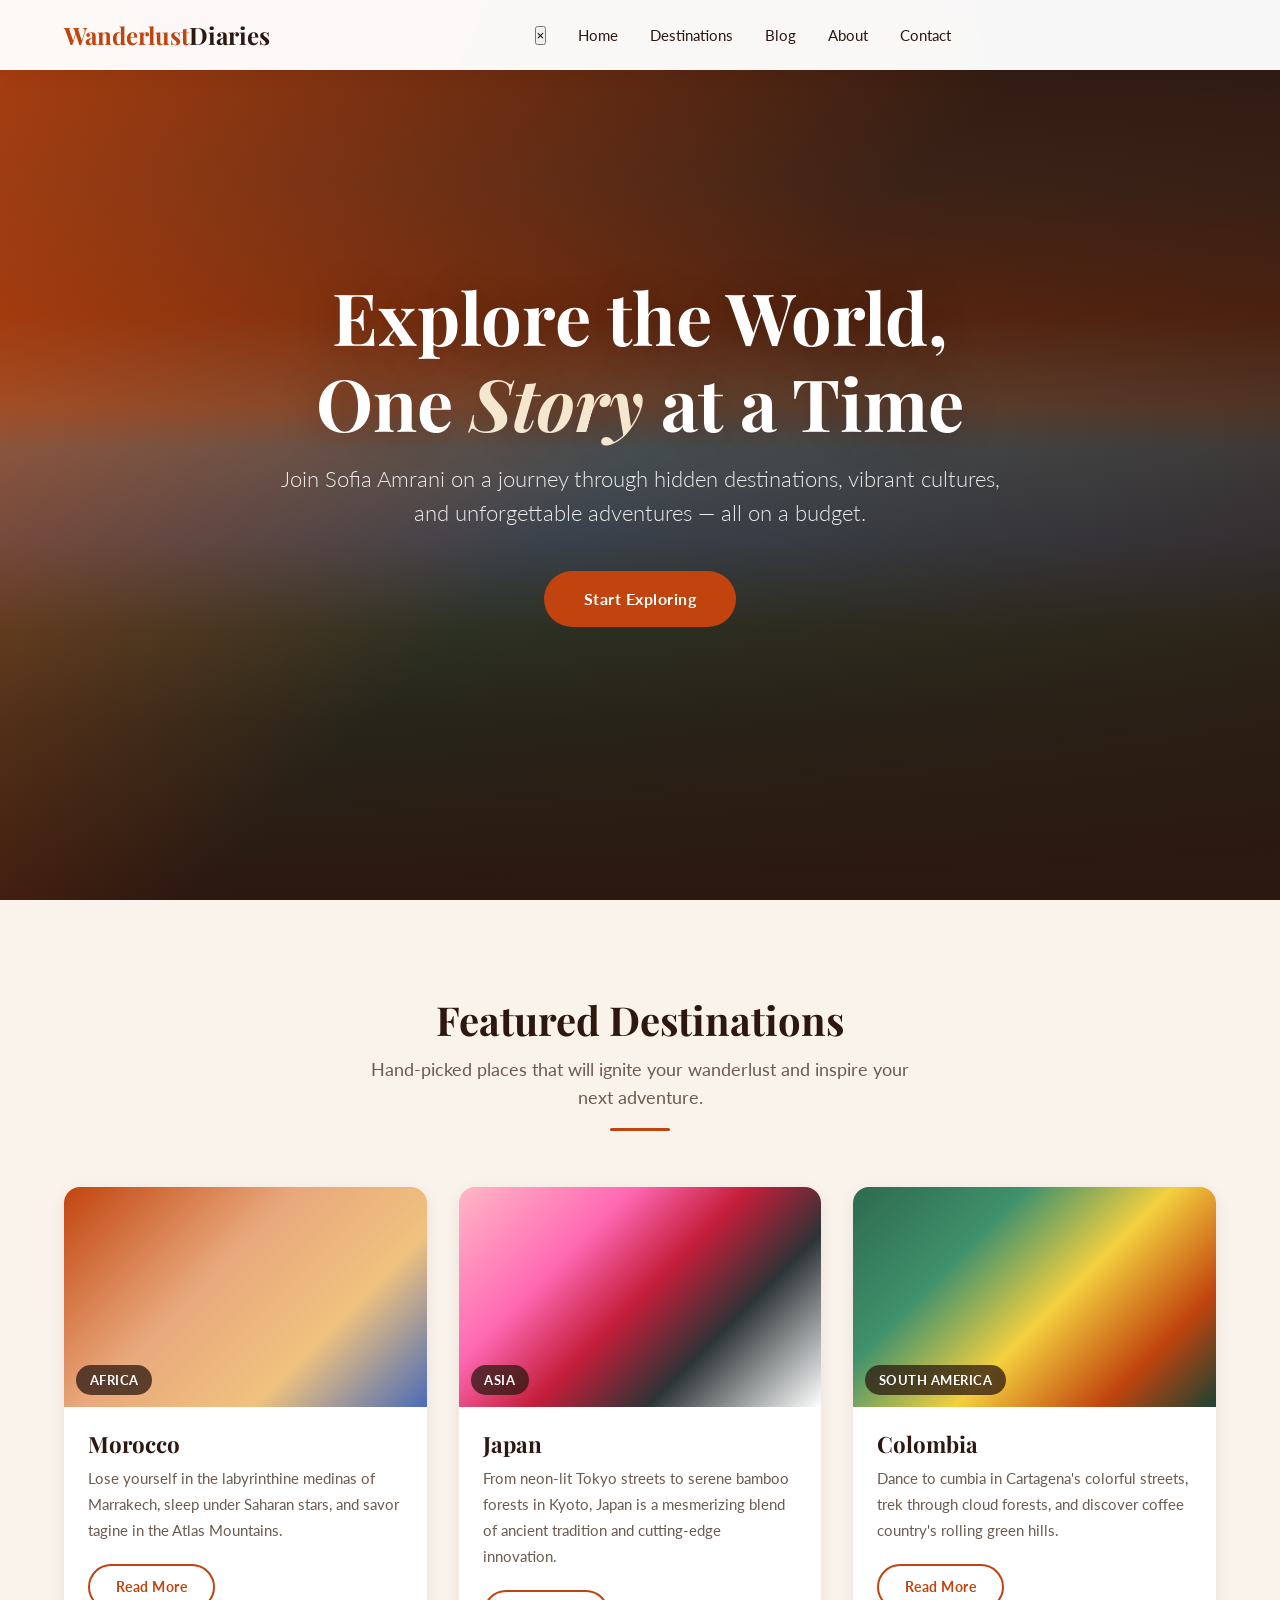
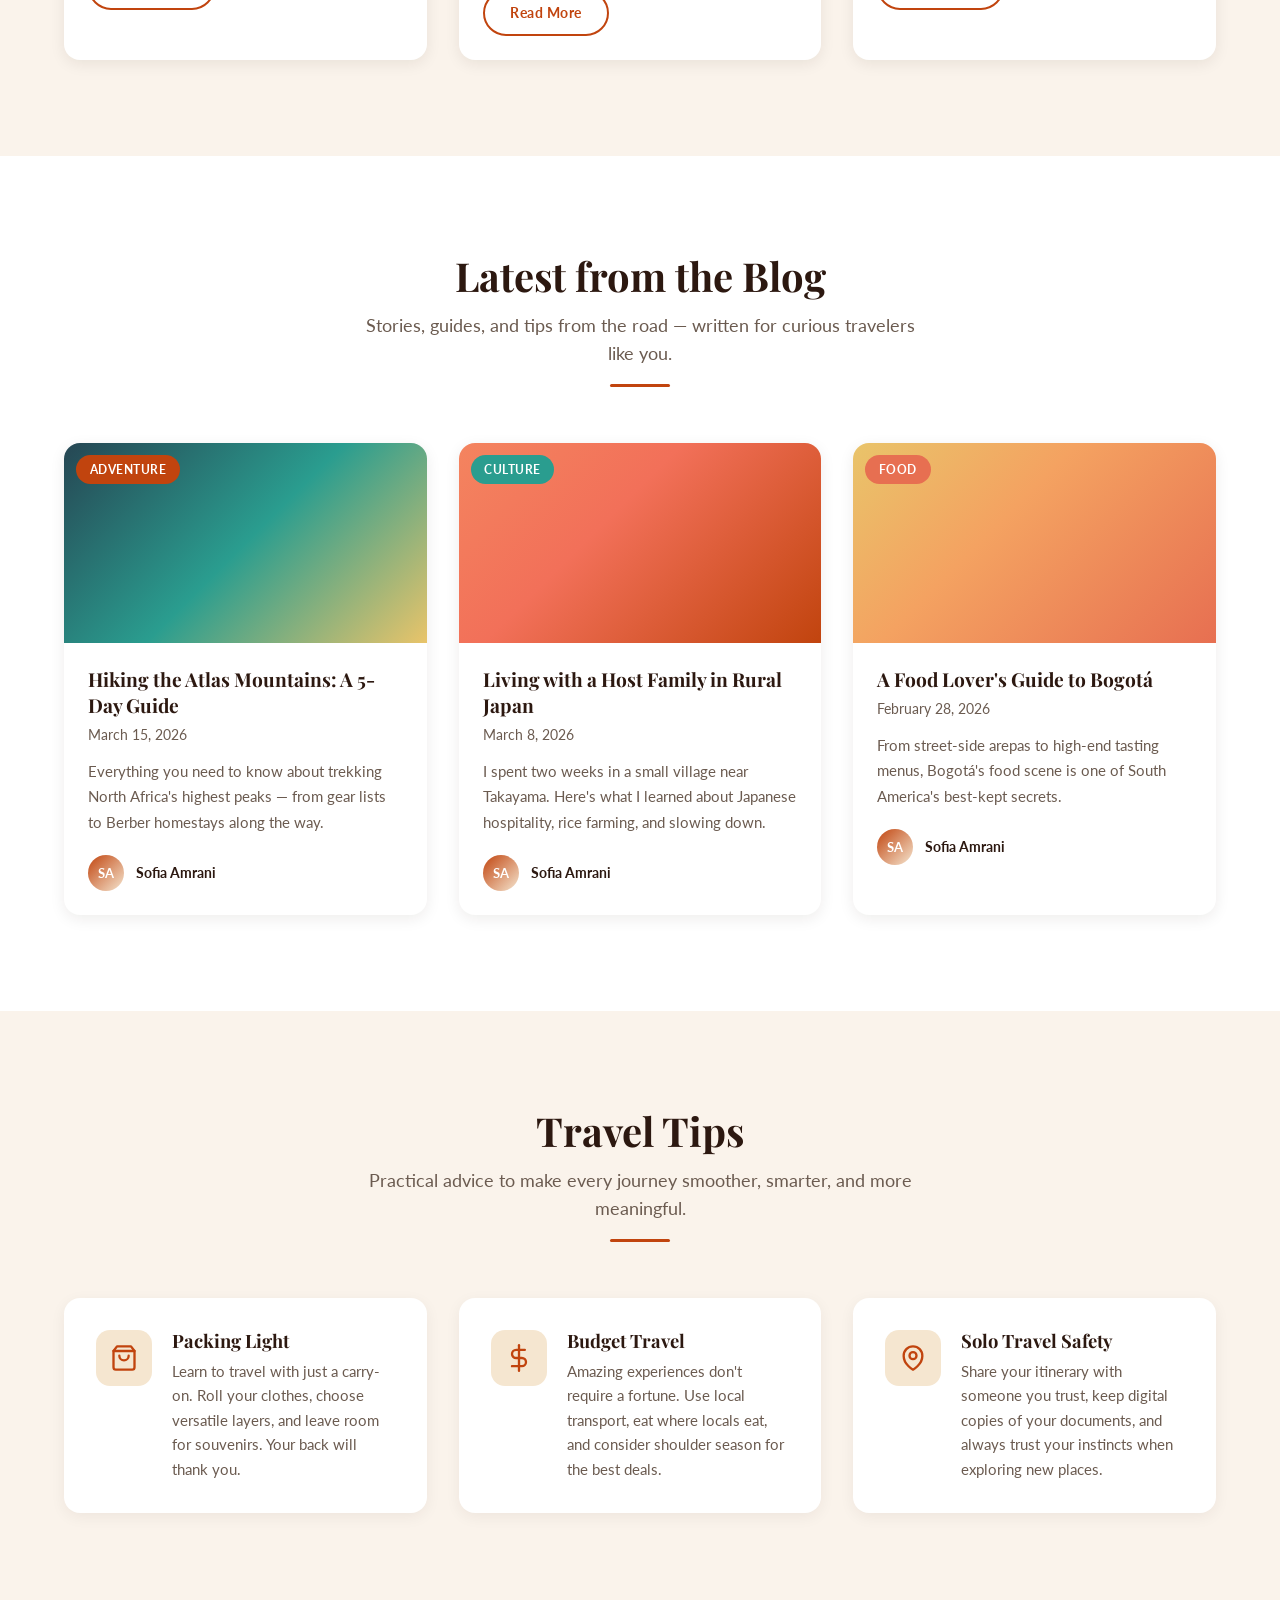
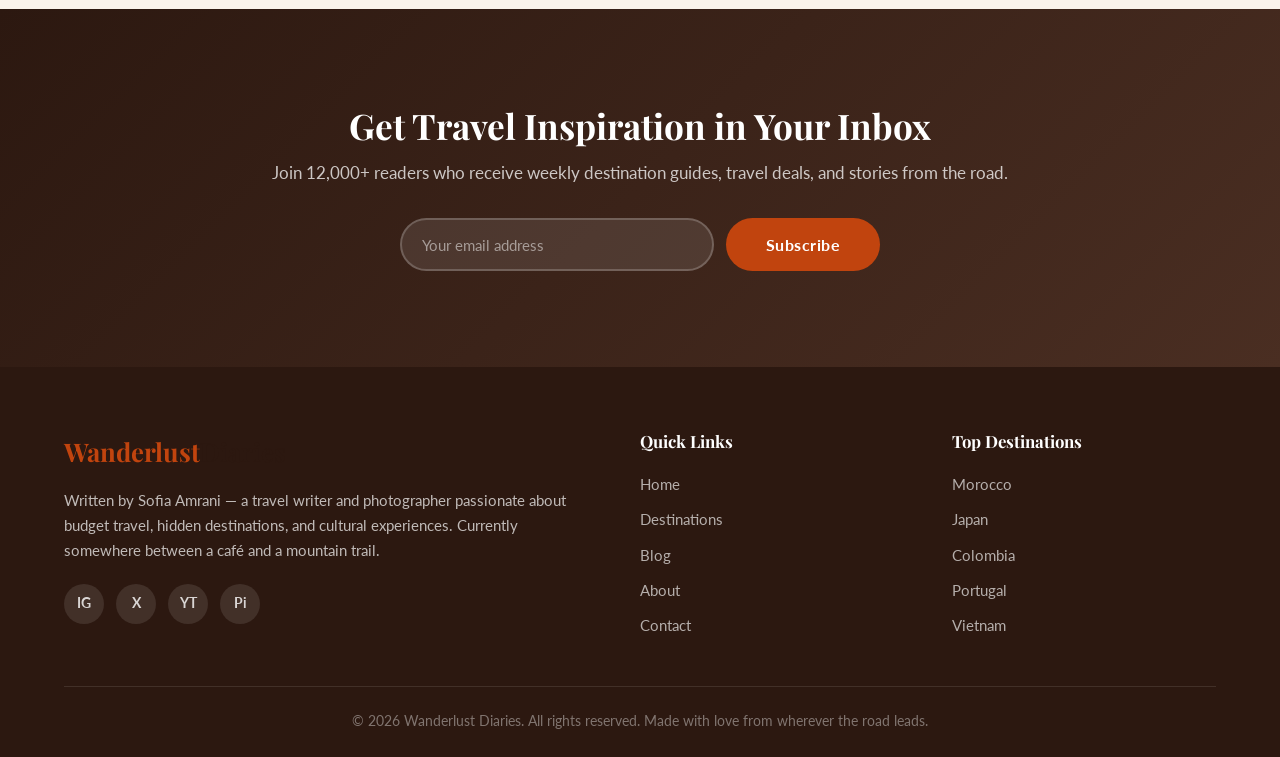
<file: index.html>
<!DOCTYPE html>
<html lang="en">
<head>
  <meta charset="UTF-8">
  <meta name="viewport" content="width=device-width, initial-scale=1.0">
  <title>Wanderlust Diaries — Explore the world, one story at a time</title>
  <link rel="preconnect" href="https://fonts.googleapis.com">
  <link rel="preconnect" href="https://fonts.gstatic.com" crossorigin>
  <link href="https://fonts.googleapis.com/css2?family=Lato:wght@300;400;700&family=Playfair+Display:ital,wght@0,400;0,700;1,400&display=swap" rel="stylesheet">
  <style>
    /* ===== Reset & Base ===== */
    *, *::before, *::after { box-sizing: border-box; margin: 0; padding: 0; }

    :root {
      --terracotta: #C1440E;
      --terracotta-dark: #a33a0b;
      --sand: #F5E6D0;
      --sand-light: #faf3eb;
      --dark-brown: #2C1810;
      --white: #ffffff;
      --text-muted: #6b5b50;
    }

    html { scroll-behavior: smooth; }

    body {
      font-family: 'Lato', sans-serif;
      color: var(--dark-brown);
      line-height: 1.6;
      background: var(--white);
    }

    h1, h2, h3, h4 { font-family: 'Playfair Display', serif; font-weight: 700; line-height: 1.2; }

    a { text-decoration: none; color: inherit; }
    img { max-width: 100%; display: block; }
    ul { list-style: none; }

    .container { width: 90%; max-width: 1200px; margin: 0 auto; }

    /* Fade-in animation */
    .fade-in {
      opacity: 0;
      transform: translateY(30px);
      transition: opacity 0.7s ease, transform 0.7s ease;
    }
    .fade-in.visible {
      opacity: 1;
      transform: translateY(0);
    }

    /* ===== Navigation ===== */
    .navbar {
      position: fixed;
      top: 0;
      left: 0;
      right: 0;
      z-index: 1000;
      background: rgba(255, 255, 255, 0.97);
      backdrop-filter: blur(10px);
      box-shadow: 0 2px 20px rgba(44, 24, 16, 0.08);
      transition: background 0.3s;
    }

    .navbar .container {
      display: flex;
      justify-content: space-between;
      align-items: center;
      padding: 1rem 0;
    }

    .nav-logo {
      font-family: 'Playfair Display', serif;
      font-size: 1.5rem;
      font-weight: 700;
      color: var(--terracotta);
    }

    .nav-logo span { color: var(--dark-brown); }

    .nav-links {
      display: flex;
      gap: 2rem;
      align-items: center;
    }

    .nav-links a {
      font-size: 0.95rem;
      font-weight: 400;
      color: var(--dark-brown);
      position: relative;
      transition: color 0.3s;
    }

    .nav-links a::after {
      content: '';
      position: absolute;
      bottom: -4px;
      left: 0;
      width: 0;
      height: 2px;
      background: var(--terracotta);
      transition: width 0.3s;
    }

    .nav-links a:hover { color: var(--terracotta); }
    .nav-links a:hover::after { width: 100%; }

    .nav-toggle {
      display: none;
      flex-direction: column;
      gap: 5px;
      cursor: pointer;
      background: none;
      border: none;
      padding: 4px;
    }

    .nav-toggle span {
      display: block;
      width: 26px;
      height: 2px;
      background: var(--dark-brown);
      transition: transform 0.3s, opacity 0.3s;
    }

    /* ===== Hero ===== */
    .hero {
      position: relative;
      min-height: 100vh;
      display: flex;
      align-items: center;
      justify-content: center;
      text-align: center;
      color: var(--white);
      overflow: hidden;
    }

    .hero-bg {
      position: absolute;
      inset: 0;
      background:
        linear-gradient(135deg, rgba(193, 68, 14, 0.85) 0%, rgba(44, 24, 16, 0.7) 50%, rgba(44, 24, 16, 0.9) 100%),
        linear-gradient(to bottom,
          #2C1810 0%,
          #5a3a28 20%,
          #c1440e 35%,
          #e8a87c 45%,
          #87CEEB 50%,
          #5ba3d9 60%,
          #2d6a4f 70%,
          #1b4332 80%,
          #2C1810 100%
        );
      background-size: cover;
    }

    .hero-content {
      position: relative;
      z-index: 1;
      max-width: 800px;
      padding: 0 1.5rem;
    }

    .hero-content h1 {
      font-size: clamp(2.5rem, 6vw, 4.5rem);
      margin-bottom: 1rem;
      text-shadow: 0 2px 40px rgba(0,0,0,0.3);
    }

    .hero-content h1 em {
      font-style: italic;
      color: var(--sand);
    }

    .hero-content p {
      font-size: clamp(1.1rem, 2.5vw, 1.35rem);
      margin-bottom: 2.5rem;
      opacity: 0.9;
      font-weight: 300;
    }

    .btn {
      display: inline-block;
      padding: 0.95rem 2.5rem;
      border-radius: 50px;
      font-family: 'Lato', sans-serif;
      font-size: 1rem;
      font-weight: 700;
      letter-spacing: 0.5px;
      cursor: pointer;
      transition: transform 0.3s, box-shadow 0.3s, background 0.3s;
      border: none;
    }

    .btn-primary {
      background: var(--terracotta);
      color: var(--white);
    }

    .btn-primary:hover {
      background: var(--terracotta-dark);
      transform: translateY(-2px);
      box-shadow: 0 8px 25px rgba(193, 68, 14, 0.4);
    }

    .btn-outline {
      background: transparent;
      color: var(--terracotta);
      border: 2px solid var(--terracotta);
    }

    .btn-outline:hover {
      background: var(--terracotta);
      color: var(--white);
      transform: translateY(-2px);
      box-shadow: 0 8px 25px rgba(193, 68, 14, 0.3);
    }

    /* ===== Section common ===== */
    .section { padding: 6rem 0; }

    .section-header {
      text-align: center;
      margin-bottom: 3.5rem;
    }

    .section-header h2 {
      font-size: clamp(1.8rem, 4vw, 2.5rem);
      margin-bottom: 0.75rem;
      color: var(--dark-brown);
    }

    .section-header p {
      color: var(--text-muted);
      font-size: 1.1rem;
      max-width: 550px;
      margin: 0 auto;
    }

    .accent-line {
      width: 60px;
      height: 3px;
      background: var(--terracotta);
      margin: 1rem auto 0;
      border-radius: 2px;
    }

    /* ===== Featured Destinations ===== */
    .destinations { background: var(--sand-light); }

    .dest-grid {
      display: grid;
      grid-template-columns: repeat(auto-fit, minmax(300px, 1fr));
      gap: 2rem;
    }

    .dest-card {
      background: var(--white);
      border-radius: 16px;
      overflow: hidden;
      box-shadow: 0 4px 15px rgba(44, 24, 16, 0.08);
      transition: transform 0.35s ease, box-shadow 0.35s ease;
    }

    .dest-card:hover {
      transform: translateY(-8px);
      box-shadow: 0 16px 40px rgba(44, 24, 16, 0.15);
    }

    .dest-img {
      height: 220px;
      position: relative;
      overflow: hidden;
    }

    .dest-img-morocco {
      background: linear-gradient(135deg, #C1440E 0%, #e8a87c 40%, #f0c27f 70%, #4b6cb7 100%);
    }

    .dest-img-japan {
      background: linear-gradient(135deg, #ffb7c5 0%, #ff69b4 30%, #c41e3a 50%, #2d3436 70%, #ffffff 100%);
    }

    .dest-img-colombia {
      background: linear-gradient(135deg, #2d6a4f 0%, #40916c 30%, #f4d03f 55%, #C1440E 80%, #1b4332 100%);
    }

    .dest-img-label {
      position: absolute;
      bottom: 12px;
      left: 12px;
      background: rgba(44, 24, 16, 0.75);
      color: var(--white);
      padding: 0.3rem 0.85rem;
      border-radius: 20px;
      font-size: 0.8rem;
      font-weight: 700;
      letter-spacing: 0.5px;
      text-transform: uppercase;
    }

    .dest-body {
      padding: 1.5rem;
    }

    .dest-body h3 {
      font-size: 1.4rem;
      margin-bottom: 0.5rem;
    }

    .dest-body p {
      color: var(--text-muted);
      font-size: 0.95rem;
      margin-bottom: 1.25rem;
      line-height: 1.7;
    }

    .dest-body .btn-outline {
      font-size: 0.9rem;
      padding: 0.6rem 1.6rem;
    }

    /* ===== Blog Posts ===== */
    .blog-grid {
      display: grid;
      grid-template-columns: repeat(auto-fit, minmax(300px, 1fr));
      gap: 2rem;
    }

    .blog-card {
      background: var(--white);
      border-radius: 16px;
      overflow: hidden;
      box-shadow: 0 4px 15px rgba(44, 24, 16, 0.08);
      transition: transform 0.35s ease, box-shadow 0.35s ease;
    }

    .blog-card:hover {
      transform: translateY(-8px);
      box-shadow: 0 16px 40px rgba(44, 24, 16, 0.15);
    }

    .blog-img {
      height: 200px;
      position: relative;
    }

    .blog-img-1 {
      background: linear-gradient(135deg, #264653 0%, #2a9d8f 50%, #e9c46a 100%);
    }

    .blog-img-2 {
      background: linear-gradient(135deg, #f4845f 0%, #f27059 40%, #c1440e 100%);
    }

    .blog-img-3 {
      background: linear-gradient(135deg, #e9c46a 0%, #f4a261 40%, #e76f51 100%);
    }

    .blog-tag {
      position: absolute;
      top: 12px;
      left: 12px;
      padding: 0.3rem 0.85rem;
      border-radius: 20px;
      font-size: 0.75rem;
      font-weight: 700;
      text-transform: uppercase;
      letter-spacing: 0.5px;
    }

    .tag-adventure { background: var(--terracotta); color: var(--white); }
    .tag-culture { background: #2a9d8f; color: var(--white); }
    .tag-food { background: #e76f51; color: var(--white); }

    .blog-body { padding: 1.5rem; }

    .blog-body h3 {
      font-size: 1.2rem;
      margin-bottom: 0.4rem;
      line-height: 1.35;
    }

    .blog-date {
      color: var(--text-muted);
      font-size: 0.85rem;
      margin-bottom: 0.75rem;
    }

    .blog-excerpt {
      color: var(--text-muted);
      font-size: 0.93rem;
      line-height: 1.7;
      margin-bottom: 1.25rem;
    }

    .blog-author {
      display: flex;
      align-items: center;
      gap: 0.75rem;
    }

    .author-avatar {
      width: 36px;
      height: 36px;
      border-radius: 50%;
      background: linear-gradient(135deg, var(--terracotta), var(--sand));
      display: flex;
      align-items: center;
      justify-content: center;
      font-weight: 700;
      color: var(--white);
      font-size: 0.8rem;
    }

    .author-name {
      font-weight: 700;
      font-size: 0.9rem;
    }

    /* ===== Travel Tips ===== */
    .tips { background: var(--sand-light); }

    .tips-grid {
      display: grid;
      grid-template-columns: repeat(auto-fit, minmax(300px, 1fr));
      gap: 2rem;
    }

    .tip-card {
      display: flex;
      align-items: flex-start;
      gap: 1.25rem;
      background: var(--white);
      padding: 2rem;
      border-radius: 16px;
      box-shadow: 0 4px 15px rgba(44, 24, 16, 0.06);
      transition: transform 0.35s ease, box-shadow 0.35s ease;
    }

    .tip-card:hover {
      transform: translateY(-4px);
      box-shadow: 0 12px 30px rgba(44, 24, 16, 0.12);
    }

    .tip-icon {
      flex-shrink: 0;
      width: 56px;
      height: 56px;
      border-radius: 14px;
      background: var(--sand);
      display: flex;
      align-items: center;
      justify-content: center;
      font-size: 1.5rem;
    }

    .tip-content h3 {
      font-size: 1.15rem;
      margin-bottom: 0.4rem;
    }

    .tip-content p {
      color: var(--text-muted);
      font-size: 0.93rem;
      line-height: 1.65;
    }

    /* ===== Newsletter ===== */
    .newsletter {
      background: linear-gradient(135deg, var(--dark-brown) 0%, #4a2e22 100%);
      color: var(--white);
      text-align: center;
    }

    .newsletter h2 {
      font-size: clamp(1.6rem, 3.5vw, 2.2rem);
      margin-bottom: 0.75rem;
      color: var(--white);
    }

    .newsletter p {
      color: rgba(255,255,255,0.75);
      margin-bottom: 2rem;
      font-size: 1.05rem;
    }

    .newsletter-form {
      display: flex;
      gap: 0.75rem;
      max-width: 480px;
      margin: 0 auto;
    }

    .newsletter-form input {
      flex: 1;
      padding: 0.95rem 1.25rem;
      border: 2px solid rgba(255,255,255,0.2);
      border-radius: 50px;
      background: rgba(255,255,255,0.1);
      color: var(--white);
      font-family: 'Lato', sans-serif;
      font-size: 0.95rem;
      outline: none;
      transition: border-color 0.3s;
    }

    .newsletter-form input::placeholder { color: rgba(255,255,255,0.5); }
    .newsletter-form input:focus { border-color: var(--terracotta); }

    .newsletter-form .btn-primary {
      flex-shrink: 0;
    }

    /* ===== Footer ===== */
    .footer {
      background: var(--dark-brown);
      color: rgba(255,255,255,0.7);
      padding: 4rem 0 0;
    }

    .footer-grid {
      display: grid;
      grid-template-columns: 2fr 1fr 1fr;
      gap: 3rem;
      padding-bottom: 3rem;
      border-bottom: 1px solid rgba(255,255,255,0.1);
    }

    .footer-brand .nav-logo {
      font-size: 1.6rem;
      margin-bottom: 1rem;
      display: inline-block;
    }

    .footer-brand p {
      font-size: 0.93rem;
      line-height: 1.7;
      margin-bottom: 1.25rem;
    }

    .social-links {
      display: flex;
      gap: 0.75rem;
    }

    .social-link {
      width: 40px;
      height: 40px;
      border-radius: 50%;
      background: rgba(255,255,255,0.1);
      display: flex;
      align-items: center;
      justify-content: center;
      transition: background 0.3s, transform 0.3s;
      font-size: 0.85rem;
      font-weight: 700;
      color: rgba(255,255,255,0.8);
    }

    .social-link:hover {
      background: var(--terracotta);
      transform: translateY(-2px);
      color: var(--white);
    }

    .footer-col h4 {
      color: var(--white);
      font-size: 1.05rem;
      margin-bottom: 1.25rem;
    }

    .footer-col ul { display: flex; flex-direction: column; gap: 0.6rem; }

    .footer-col a {
      color: rgba(255,255,255,0.65);
      font-size: 0.93rem;
      transition: color 0.3s;
    }

    .footer-col a:hover { color: var(--terracotta); }

    .footer-bottom {
      text-align: center;
      padding: 1.5rem 0;
      font-size: 0.85rem;
      color: rgba(255,255,255,0.4);
    }

    /* ===== Responsive ===== */
    @media (max-width: 768px) {
      .nav-toggle { display: flex; }

      .nav-links {
        position: fixed;
        top: 0;
        right: -100%;
        width: 280px;
        height: 100vh;
        background: var(--white);
        flex-direction: column;
        padding: 5rem 2rem 2rem;
        gap: 1.5rem;
        box-shadow: -4px 0 20px rgba(0,0,0,0.15);
        transition: right 0.35s ease;
        z-index: 1001;
      }

      .nav-links.active { right: 0; }

      .nav-close {
        position: absolute;
        top: 1.2rem;
        right: 1.2rem;
        background: none;
        border: none;
        font-size: 1.5rem;
        cursor: pointer;
        color: var(--dark-brown);
      }

      .nav-overlay {
        display: none;
        position: fixed;
        inset: 0;
        background: rgba(0,0,0,0.4);
        z-index: 1000;
      }

      .nav-overlay.active { display: block; }

      .section { padding: 4rem 0; }

      .newsletter-form {
        flex-direction: column;
      }

      .footer-grid {
        grid-template-columns: 1fr;
        gap: 2rem;
      }
    }

    @media (max-width: 380px) {
      .dest-grid, .blog-grid, .tips-grid {
        grid-template-columns: 1fr;
      }
    }
  </style>
</head>
<body>

  <!-- Navigation -->
  <nav class="navbar">
    <div class="container">
      <a href="#home" class="nav-logo">Wanderlust<span>Diaries</span></a>
      <div class="nav-links" id="navLinks">
        <button class="nav-close" id="navClose" aria-label="Close menu">&times;</button>
        <a href="#home">Home</a>
        <a href="#destinations">Destinations</a>
        <a href="#blog">Blog</a>
        <a href="#about">About</a>
        <a href="#contact">Contact</a>
      </div>
      <button class="nav-toggle" id="navToggle" aria-label="Open menu">
        <span></span><span></span><span></span>
      </button>
      <div class="nav-overlay" id="navOverlay"></div>
    </div>
  </nav>

  <!-- Hero -->
  <section class="hero" id="home">
    <div class="hero-bg"></div>
    <div class="hero-content">
      <h1>Explore the World, One <em>Story</em> at a Time</h1>
      <p>Join Sofia Amrani on a journey through hidden destinations, vibrant cultures, and unforgettable adventures — all on a budget.</p>
      <a href="#destinations" class="btn btn-primary">Start Exploring</a>
    </div>
  </section>

  <!-- Featured Destinations -->
  <section class="section destinations" id="destinations">
    <div class="container">
      <div class="section-header fade-in">
        <h2>Featured Destinations</h2>
        <p>Hand-picked places that will ignite your wanderlust and inspire your next adventure.</p>
        <div class="accent-line"></div>
      </div>
      <div class="dest-grid">
        <div class="dest-card fade-in">
          <div class="dest-img dest-img-morocco">
            <span class="dest-img-label">Africa</span>
          </div>
          <div class="dest-body">
            <h3>Morocco</h3>
            <p>Lose yourself in the labyrinthine medinas of Marrakech, sleep under Saharan stars, and savor tagine in the Atlas Mountains.</p>
            <a href="#" class="btn btn-outline">Read More</a>
          </div>
        </div>
        <div class="dest-card fade-in">
          <div class="dest-img dest-img-japan">
            <span class="dest-img-label">Asia</span>
          </div>
          <div class="dest-body">
            <h3>Japan</h3>
            <p>From neon-lit Tokyo streets to serene bamboo forests in Kyoto, Japan is a mesmerizing blend of ancient tradition and cutting-edge innovation.</p>
            <a href="#" class="btn btn-outline">Read More</a>
          </div>
        </div>
        <div class="dest-card fade-in">
          <div class="dest-img dest-img-colombia">
            <span class="dest-img-label">South America</span>
          </div>
          <div class="dest-body">
            <h3>Colombia</h3>
            <p>Dance to cumbia in Cartagena's colorful streets, trek through cloud forests, and discover coffee country's rolling green hills.</p>
            <a href="#" class="btn btn-outline">Read More</a>
          </div>
        </div>
      </div>
    </div>
  </section>

  <!-- Latest Blog Posts -->
  <section class="section" id="blog">
    <div class="container">
      <div class="section-header fade-in">
        <h2>Latest from the Blog</h2>
        <p>Stories, guides, and tips from the road — written for curious travelers like you.</p>
        <div class="accent-line"></div>
      </div>
      <div class="blog-grid">
        <article class="blog-card fade-in">
          <div class="blog-img blog-img-1">
            <span class="blog-tag tag-adventure">Adventure</span>
          </div>
          <div class="blog-body">
            <h3>Hiking the Atlas Mountains: A 5-Day Guide</h3>
            <p class="blog-date">March 15, 2026</p>
            <p class="blog-excerpt">Everything you need to know about trekking North Africa's highest peaks — from gear lists to Berber homestays along the way.</p>
            <div class="blog-author">
              <div class="author-avatar">SA</div>
              <span class="author-name">Sofia Amrani</span>
            </div>
          </div>
        </article>
        <article class="blog-card fade-in">
          <div class="blog-img blog-img-2">
            <span class="blog-tag tag-culture">Culture</span>
          </div>
          <div class="blog-body">
            <h3>Living with a Host Family in Rural Japan</h3>
            <p class="blog-date">March 8, 2026</p>
            <p class="blog-excerpt">I spent two weeks in a small village near Takayama. Here's what I learned about Japanese hospitality, rice farming, and slowing down.</p>
            <div class="blog-author">
              <div class="author-avatar">SA</div>
              <span class="author-name">Sofia Amrani</span>
            </div>
          </div>
        </article>
        <article class="blog-card fade-in">
          <div class="blog-img blog-img-3">
            <span class="blog-tag tag-food">Food</span>
          </div>
          <div class="blog-body">
            <h3>A Food Lover's Guide to Bogot&aacute;</h3>
            <p class="blog-date">February 28, 2026</p>
            <p class="blog-excerpt">From street-side arepas to high-end tasting menus, Bogot&aacute;'s food scene is one of South America's best-kept secrets.</p>
            <div class="blog-author">
              <div class="author-avatar">SA</div>
              <span class="author-name">Sofia Amrani</span>
            </div>
          </div>
        </article>
      </div>
    </div>
  </section>

  <!-- Travel Tips -->
  <section class="section tips" id="about">
    <div class="container">
      <div class="section-header fade-in">
        <h2>Travel Tips</h2>
        <p>Practical advice to make every journey smoother, smarter, and more meaningful.</p>
        <div class="accent-line"></div>
      </div>
      <div class="tips-grid">
        <div class="tip-card fade-in">
          <div class="tip-icon">
            <svg width="28" height="28" viewBox="0 0 24 24" fill="none" stroke="#C1440E" stroke-width="2" stroke-linecap="round" stroke-linejoin="round"><path d="M6 2L3 6v14a2 2 0 002 2h14a2 2 0 002-2V6l-3-4z"/><line x1="3" y1="6" x2="21" y2="6"/><path d="M16 10a4 4 0 01-8 0"/></svg>
          </div>
          <div class="tip-content">
            <h3>Packing Light</h3>
            <p>Learn to travel with just a carry-on. Roll your clothes, choose versatile layers, and leave room for souvenirs. Your back will thank you.</p>
          </div>
        </div>
        <div class="tip-card fade-in">
          <div class="tip-icon">
            <svg width="28" height="28" viewBox="0 0 24 24" fill="none" stroke="#C1440E" stroke-width="2" stroke-linecap="round" stroke-linejoin="round"><line x1="12" y1="1" x2="12" y2="23"/><path d="M17 5H9.5a3.5 3.5 0 000 7h5a3.5 3.5 0 010 7H6"/></svg>
          </div>
          <div class="tip-content">
            <h3>Budget Travel</h3>
            <p>Amazing experiences don't require a fortune. Use local transport, eat where locals eat, and consider shoulder season for the best deals.</p>
          </div>
        </div>
        <div class="tip-card fade-in">
          <div class="tip-icon">
            <svg width="28" height="28" viewBox="0 0 24 24" fill="none" stroke="#C1440E" stroke-width="2" stroke-linecap="round" stroke-linejoin="round"><path d="M12 22s-8-4.5-8-11.8A8 8 0 0112 2a8 8 0 018 8.2c0 7.3-8 11.8-8 11.8z"/><circle cx="12" cy="10" r="3"/></svg>
          </div>
          <div class="tip-content">
            <h3>Solo Travel Safety</h3>
            <p>Share your itinerary with someone you trust, keep digital copies of your documents, and always trust your instincts when exploring new places.</p>
          </div>
        </div>
      </div>
    </div>
  </section>

  <!-- Newsletter -->
  <section class="section newsletter" id="contact">
    <div class="container">
      <div class="fade-in">
        <h2>Get Travel Inspiration in Your Inbox</h2>
        <p>Join 12,000+ readers who receive weekly destination guides, travel deals, and stories from the road.</p>
        <form class="newsletter-form" onsubmit="handleSubscribe(event)">
          <input type="email" placeholder="Your email address" required aria-label="Email address">
          <button type="submit" class="btn btn-primary">Subscribe</button>
        </form>
      </div>
    </div>
  </section>

  <!-- Footer -->
  <footer class="footer">
    <div class="container">
      <div class="footer-grid">
        <div class="footer-brand">
          <a href="#home" class="nav-logo">Wanderlust<span>Diaries</span></a>
          <p>Written by Sofia Amrani — a travel writer and photographer passionate about budget travel, hidden destinations, and cultural experiences. Currently somewhere between a caf&eacute; and a mountain trail.</p>
          <div class="social-links">
            <a href="#" class="social-link" aria-label="Instagram">IG</a>
            <a href="#" class="social-link" aria-label="Twitter">X</a>
            <a href="#" class="social-link" aria-label="YouTube">YT</a>
            <a href="#" class="social-link" aria-label="Pinterest">Pi</a>
          </div>
        </div>
        <div class="footer-col">
          <h4>Quick Links</h4>
          <ul>
            <li><a href="#home">Home</a></li>
            <li><a href="#destinations">Destinations</a></li>
            <li><a href="#blog">Blog</a></li>
            <li><a href="#about">About</a></li>
            <li><a href="#contact">Contact</a></li>
          </ul>
        </div>
        <div class="footer-col">
          <h4>Top Destinations</h4>
          <ul>
            <li><a href="#">Morocco</a></li>
            <li><a href="#">Japan</a></li>
            <li><a href="#">Colombia</a></li>
            <li><a href="#">Portugal</a></li>
            <li><a href="#">Vietnam</a></li>
          </ul>
        </div>
      </div>
      <div class="footer-bottom">
        &copy; 2026 Wanderlust Diaries. All rights reserved. Made with love from wherever the road leads.
      </div>
    </div>
  </footer>

  <script>
    // Mobile navigation
    const navToggle = document.getElementById('navToggle');
    const navLinks = document.getElementById('navLinks');
    const navClose = document.getElementById('navClose');
    const navOverlay = document.getElementById('navOverlay');

    function openNav() {
      navLinks.classList.add('active');
      navOverlay.classList.add('active');
    }

    function closeNav() {
      navLinks.classList.remove('active');
      navOverlay.classList.remove('active');
    }

    navToggle.addEventListener('click', openNav);
    navClose.addEventListener('click', closeNav);
    navOverlay.addEventListener('click', closeNav);

    // Close nav on link click (mobile)
    navLinks.querySelectorAll('a').forEach(link => {
      link.addEventListener('click', closeNav);
    });

    // Intersection Observer for fade-in animations
    const fadeEls = document.querySelectorAll('.fade-in');

    const observer = new IntersectionObserver((entries) => {
      entries.forEach(entry => {
        if (entry.isIntersecting) {
          entry.target.classList.add('visible');
          observer.unobserve(entry.target);
        }
      });
    }, {
      threshold: 0.15,
      rootMargin: '0px 0px -40px 0px'
    });

    fadeEls.forEach(el => observer.observe(el));

    // Newsletter subscribe
    function handleSubscribe(e) {
      e.preventDefault();
      const input = e.target.querySelector('input');
      const btn = e.target.querySelector('button');
      btn.textContent = 'Subscribed!';
      btn.style.background = '#2a9d8f';
      input.value = '';
      setTimeout(() => {
        btn.textContent = 'Subscribe';
        btn.style.background = '';
      }, 3000);
    }
  </script>
</body>
</html>
</file>
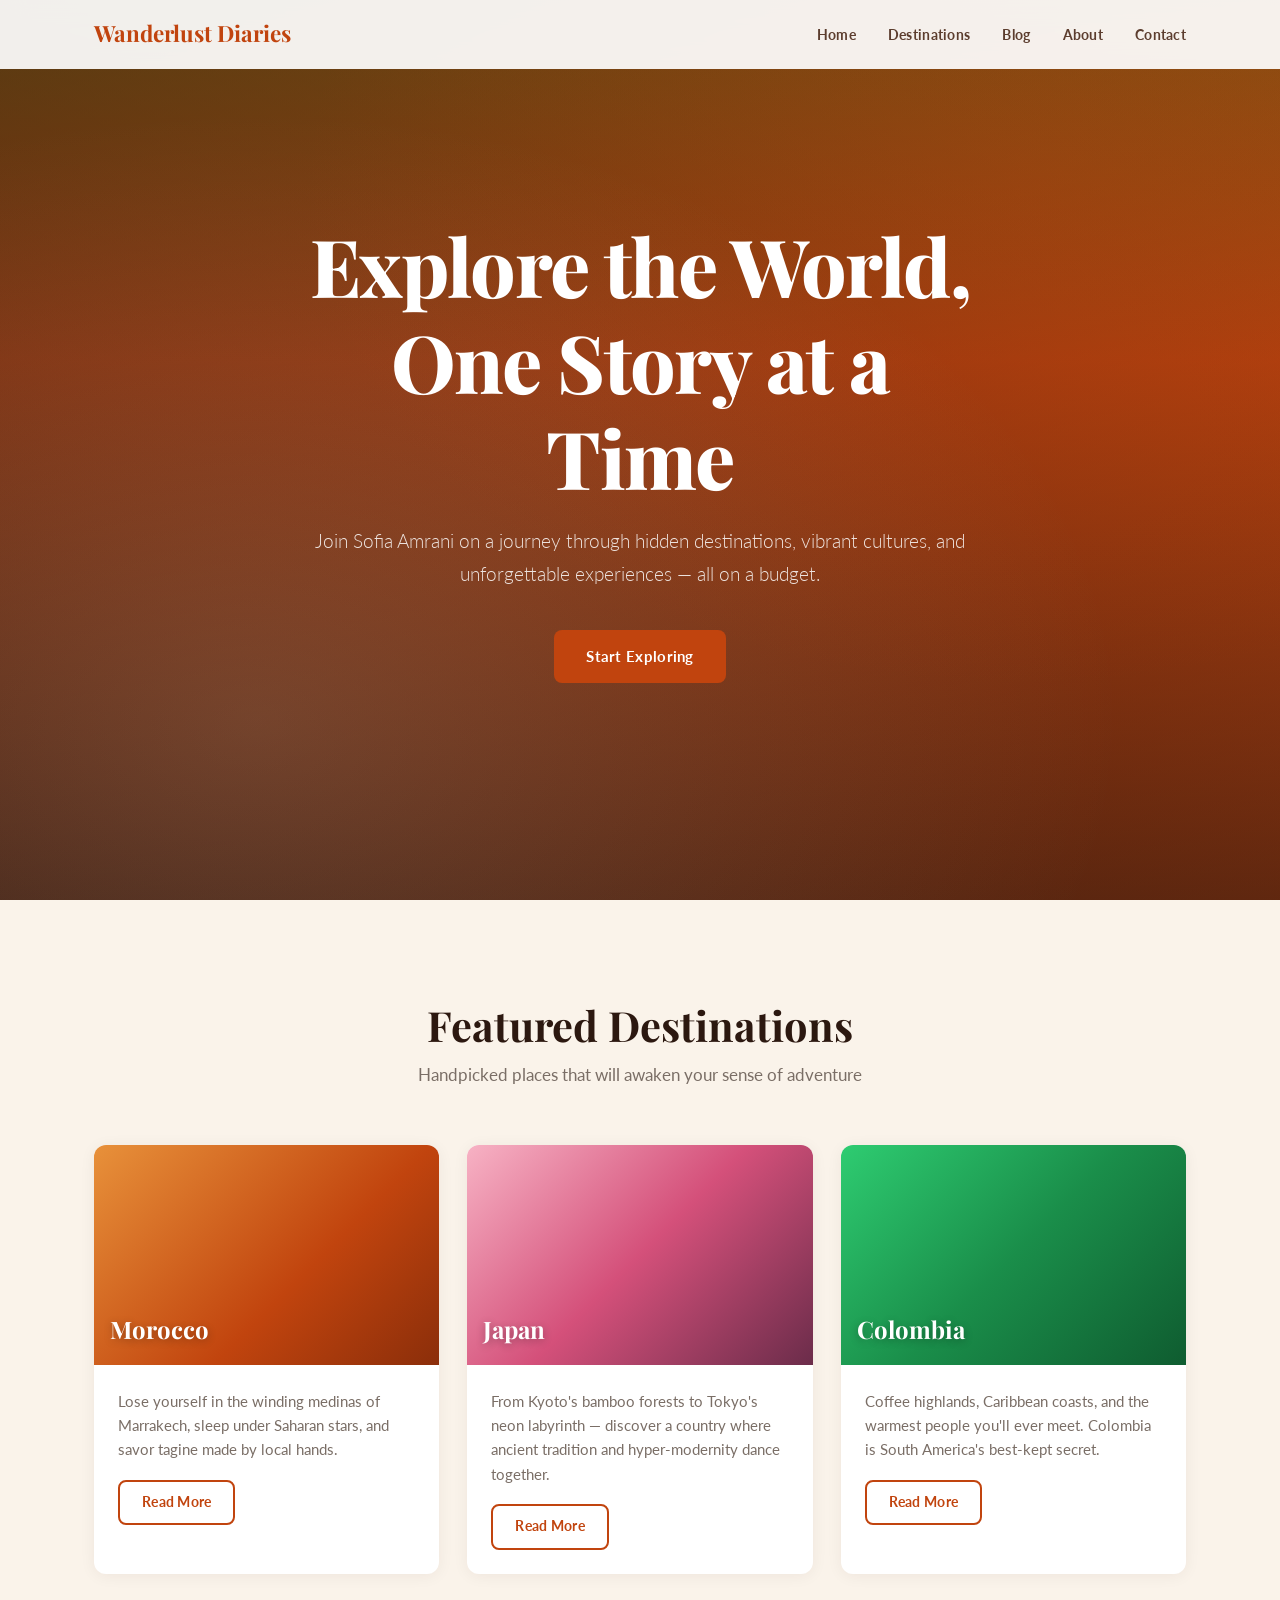
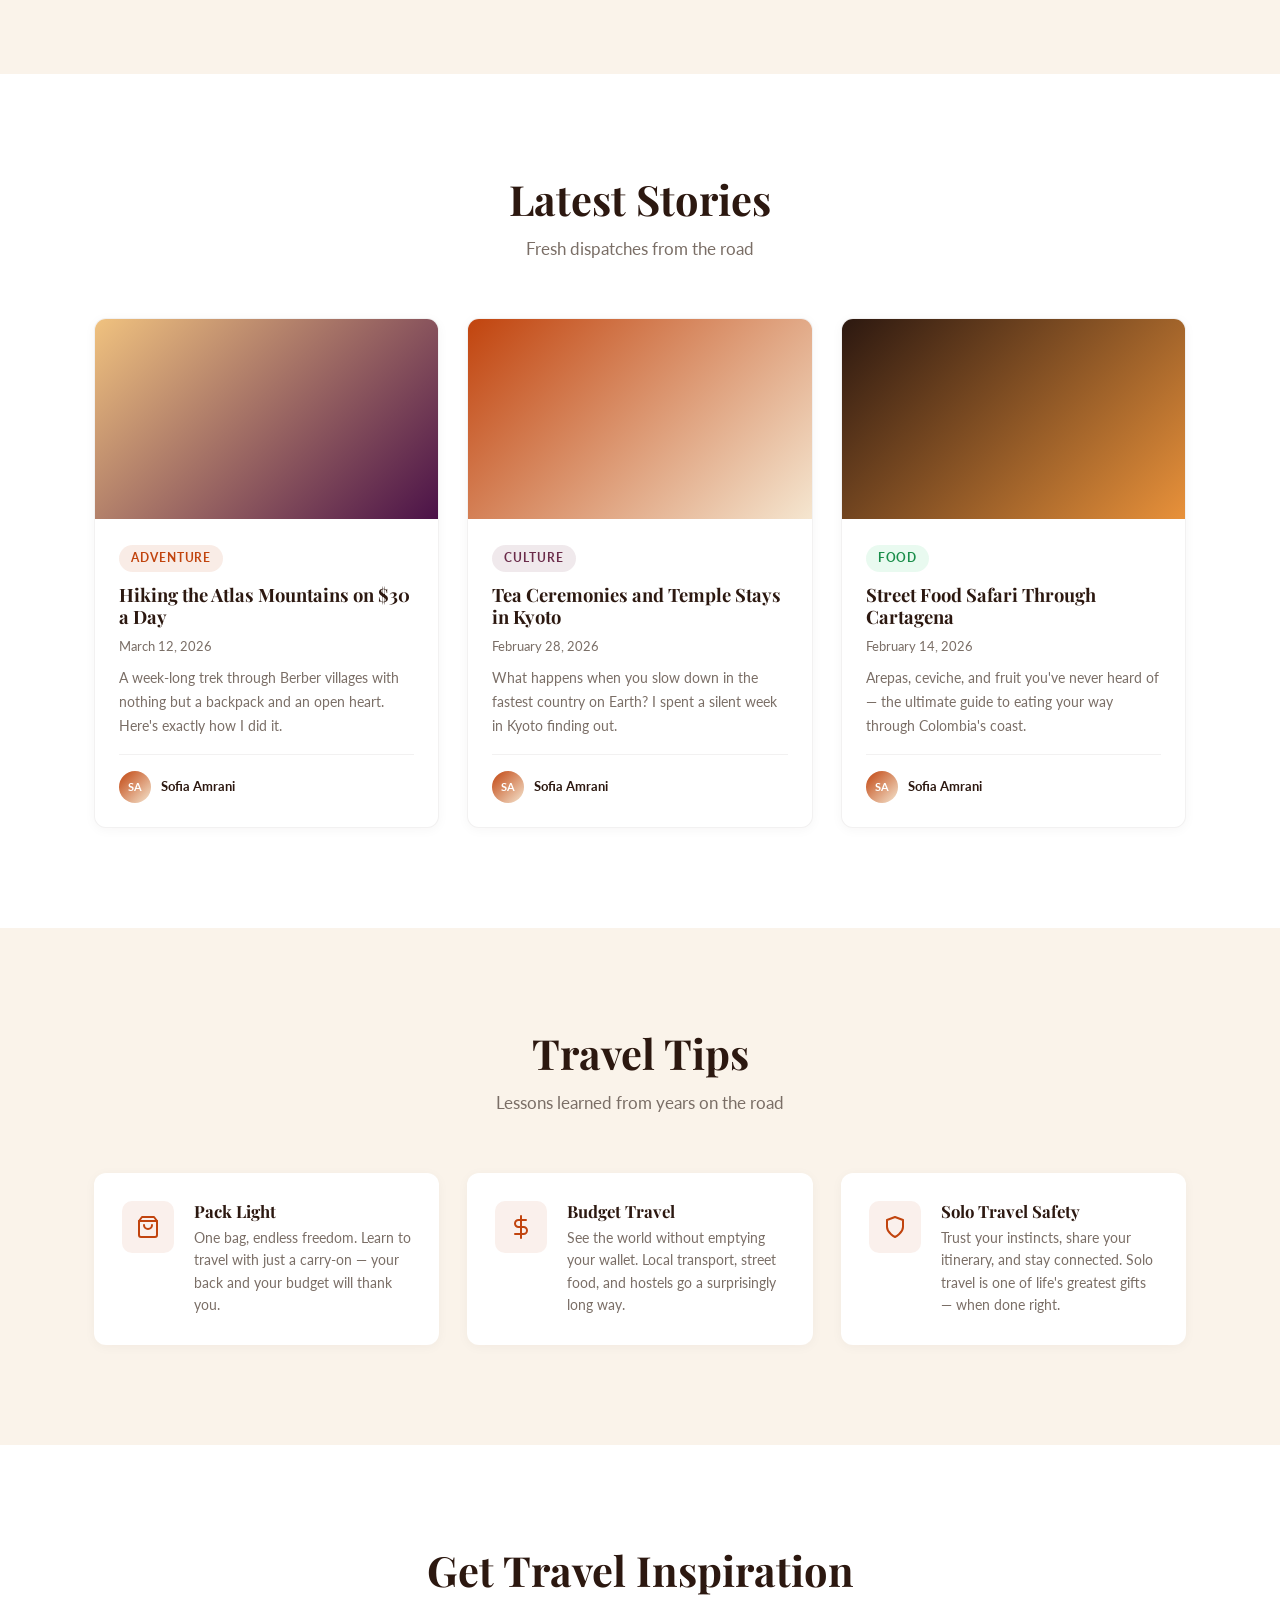
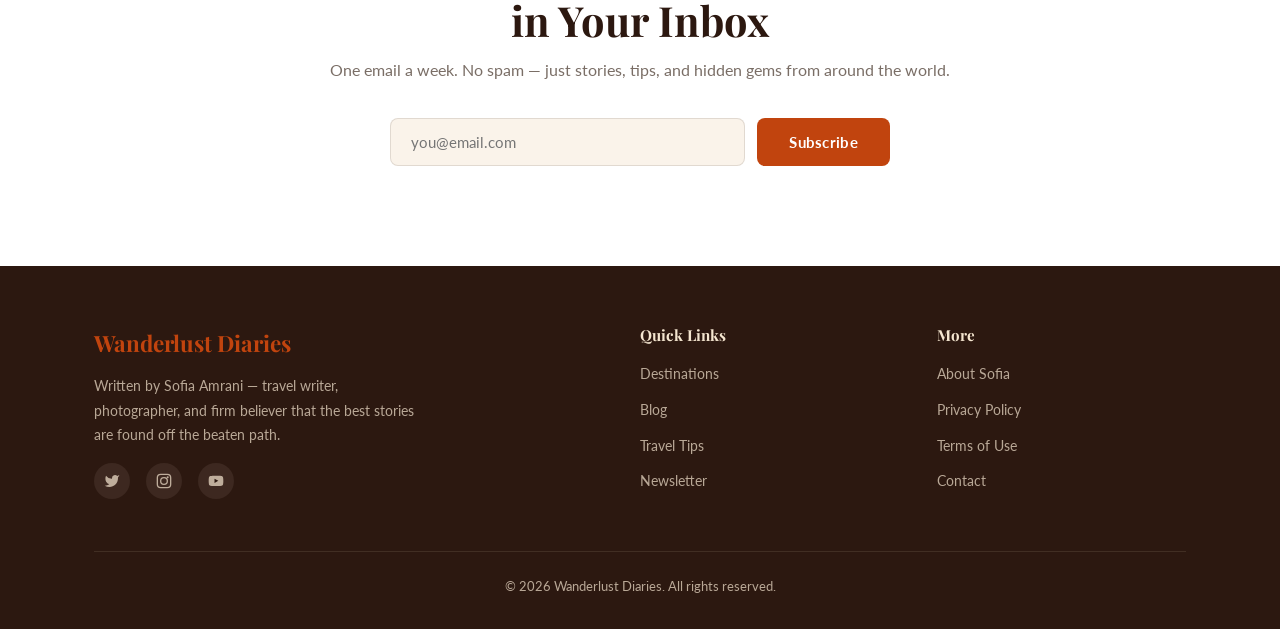
<file: wanderlust.html>
<!DOCTYPE html>
<html lang="en">
<head>
  <meta charset="UTF-8">
  <meta name="viewport" content="width=device-width, initial-scale=1.0">
  <title>Wanderlust Diaries — Explore the world, one story at a time</title>
  <link rel="preconnect" href="https://fonts.googleapis.com">
  <link rel="preconnect" href="https://fonts.gstatic.com" crossorigin>
  <link href="https://fonts.googleapis.com/css2?family=Playfair+Display:wght@400;600;700;800&family=Lato:wght@300;400;700&display=swap" rel="stylesheet">
  <style>
    /* ── Reset & Variables ────────────────────────────── */
    *, *::before, *::after { margin: 0; padding: 0; box-sizing: border-box; }

    :root {
      --terracotta:  #C1440E;
      --terracotta-light: #D4622E;
      --sand:        #F5E6D0;
      --sand-light:  #FAF3EA;
      --dark-brown:  #2C1810;
      --brown-mid:   #5C3D2E;
      --white:       #FFFFFF;
      --gray:        #7A6E66;
      --radius:      12px;
    }

    html { scroll-behavior: smooth; }

    body {
      font-family: 'Lato', sans-serif;
      color: var(--dark-brown);
      background: var(--white);
      line-height: 1.6;
      -webkit-font-smoothing: antialiased;
      overflow-x: hidden;
    }

    h1, h2, h3, h4 {
      font-family: 'Playfair Display', serif;
      line-height: 1.2;
    }

    a { color: inherit; text-decoration: none; }
    ul { list-style: none; }
    img { max-width: 100%; display: block; }

    .container {
      max-width: 1140px;
      margin: 0 auto;
      padding: 0 24px;
    }

    /* ── Scroll Animations ───────────────────────────── */
    .reveal {
      opacity: 0;
      transform: translateY(36px);
      transition: opacity 0.7s ease, transform 0.7s ease;
    }
    .reveal.visible {
      opacity: 1;
      transform: translateY(0);
    }

    /* ── Navigation ──────────────────────────────────── */
    .nav {
      position: fixed;
      top: 0; left: 0; right: 0;
      z-index: 100;
      background: rgba(255, 255, 255, 0.92);
      backdrop-filter: blur(12px);
      border-bottom: 1px solid transparent;
      transition: border-color 0.3s, box-shadow 0.3s;
    }
    .nav.scrolled {
      border-bottom-color: rgba(44, 24, 16, 0.08);
      box-shadow: 0 2px 20px rgba(44, 24, 16, 0.06);
    }

    .nav-inner {
      display: flex;
      align-items: center;
      justify-content: space-between;
      height: 68px;
    }

    .nav-logo {
      font-family: 'Playfair Display', serif;
      font-size: 1.4rem;
      font-weight: 700;
      color: var(--terracotta);
    }

    .nav-links {
      display: flex;
      gap: 32px;
    }
    .nav-links a {
      font-size: 0.9rem;
      font-weight: 700;
      color: var(--brown-mid);
      letter-spacing: 0.02em;
      transition: color 0.2s;
    }
    .nav-links a:hover { color: var(--terracotta); }

    .nav-toggle {
      display: none;
      background: none;
      border: none;
      cursor: pointer;
      flex-direction: column;
      gap: 5px;
    }
    .nav-toggle span {
      width: 24px;
      height: 2px;
      background: var(--dark-brown);
      border-radius: 2px;
      transition: transform 0.3s, opacity 0.3s;
    }

    /* ── Buttons ──────────────────────────────────────── */
    .btn {
      display: inline-flex;
      align-items: center;
      justify-content: center;
      padding: 14px 32px;
      font-family: 'Lato', sans-serif;
      font-size: 0.95rem;
      font-weight: 700;
      color: var(--white);
      background: var(--terracotta);
      border: none;
      border-radius: 8px;
      cursor: pointer;
      transition: background 0.2s, transform 0.15s, box-shadow 0.2s;
      letter-spacing: 0.02em;
    }
    .btn:hover {
      background: var(--terracotta-light);
      transform: translateY(-2px);
      box-shadow: 0 8px 24px rgba(193, 68, 14, 0.25);
    }

    .btn-outline {
      background: transparent;
      color: var(--terracotta);
      border: 2px solid var(--terracotta);
    }
    .btn-outline:hover {
      background: var(--terracotta);
      color: var(--white);
    }

    /* ── Hero ─────────────────────────────────────────── */
    .hero {
      position: relative;
      min-height: 100vh;
      display: flex;
      align-items: center;
      justify-content: center;
      text-align: center;
      background:
        linear-gradient(135deg, rgba(44, 24, 16, 0.55) 0%, rgba(193, 68, 14, 0.35) 100%),
        linear-gradient(180deg, #8B6914 0%, #C1440E 40%, #2C1810 100%);
      background-size: cover;
      overflow: hidden;
    }

    .hero::before {
      content: '';
      position: absolute;
      inset: 0;
      background:
        radial-gradient(ellipse at 20% 80%, rgba(245, 230, 208, 0.15) 0%, transparent 60%),
        radial-gradient(ellipse at 80% 20%, rgba(193, 68, 14, 0.2) 0%, transparent 50%);
    }

    .hero-content {
      position: relative;
      z-index: 1;
      max-width: 720px;
      padding: 0 24px;
    }

    .hero h1 {
      font-size: clamp(2.8rem, 7vw, 5rem);
      font-weight: 800;
      color: var(--white);
      margin-bottom: 20px;
      letter-spacing: -0.02em;
    }

    .hero-sub {
      font-size: 1.2rem;
      color: rgba(255, 255, 255, 0.85);
      margin-bottom: 40px;
      font-weight: 300;
      line-height: 1.7;
    }

    /* ── Section Titles ──────────────────────────────── */
    .section-header {
      text-align: center;
      margin-bottom: 56px;
    }
    .section-header h2 {
      font-size: clamp(1.8rem, 4vw, 2.6rem);
      font-weight: 700;
      margin-bottom: 12px;
    }
    .section-header p {
      color: var(--gray);
      font-size: 1.05rem;
      max-width: 520px;
      margin: 0 auto;
    }

    /* ── Featured Destinations ────────────────────────── */
    .destinations {
      padding: 100px 0;
      background: var(--sand-light);
    }

    .dest-grid {
      display: grid;
      grid-template-columns: repeat(3, 1fr);
      gap: 28px;
    }

    .dest-card {
      background: var(--white);
      border-radius: var(--radius);
      overflow: hidden;
      box-shadow: 0 2px 16px rgba(44, 24, 16, 0.06);
      transition: transform 0.35s ease, box-shadow 0.35s ease;
    }
    .dest-card:hover {
      transform: translateY(-6px);
      box-shadow: 0 12px 40px rgba(44, 24, 16, 0.12);
    }

    .dest-img {
      height: 220px;
      position: relative;
      overflow: hidden;
    }
    .dest-img-morocco  { background: linear-gradient(135deg, #E8913A 0%, #C1440E 60%, #8B2E0A 100%); }
    .dest-img-japan    { background: linear-gradient(135deg, #F7B2C4 0%, #D4507A 50%, #6B2C4A 100%); }
    .dest-img-colombia { background: linear-gradient(135deg, #2ECC71 0%, #1A8E4A 50%, #0F5C30 100%); }

    .dest-img::after {
      content: attr(data-label);
      position: absolute;
      bottom: 16px;
      left: 16px;
      font-family: 'Playfair Display', serif;
      font-size: 1.5rem;
      font-weight: 700;
      color: var(--white);
      text-shadow: 0 2px 8px rgba(0,0,0,0.3);
    }

    .dest-body {
      padding: 24px;
    }
    .dest-body p {
      font-size: 0.92rem;
      color: var(--gray);
      margin-bottom: 18px;
      line-height: 1.65;
    }
    .dest-body .btn-outline {
      padding: 10px 22px;
      font-size: 0.85rem;
    }

    /* ── Blog Posts ───────────────────────────────────── */
    .blog {
      padding: 100px 0;
    }

    .blog-grid {
      display: grid;
      grid-template-columns: repeat(3, 1fr);
      gap: 28px;
    }

    .blog-card {
      border-radius: var(--radius);
      overflow: hidden;
      background: var(--white);
      border: 1px solid rgba(44, 24, 16, 0.06);
      box-shadow: 0 2px 12px rgba(44, 24, 16, 0.04);
      transition: transform 0.35s ease, box-shadow 0.35s ease;
    }
    .blog-card:hover {
      transform: translateY(-6px);
      box-shadow: 0 12px 40px rgba(44, 24, 16, 0.1);
    }

    .blog-img {
      height: 200px;
    }
    .blog-img-1 { background: linear-gradient(135deg, #F0C27F 0%, #4B1248 100%); }
    .blog-img-2 { background: linear-gradient(135deg, #C1440E 0%, #F5E6D0 100%); }
    .blog-img-3 { background: linear-gradient(135deg, #2C1810 0%, #E8913A 100%); }

    .blog-body {
      padding: 24px;
    }

    .blog-tag {
      display: inline-block;
      padding: 4px 12px;
      font-size: 0.72rem;
      font-weight: 700;
      text-transform: uppercase;
      letter-spacing: 0.08em;
      border-radius: 999px;
      margin-bottom: 12px;
    }
    .tag-adventure { background: rgba(193, 68, 14, 0.1); color: var(--terracotta); }
    .tag-culture   { background: rgba(107, 44, 74, 0.1); color: #6B2C4A; }
    .tag-food      { background: rgba(46, 204, 113, 0.1); color: #1A8E4A; }

    .blog-body h3 {
      font-size: 1.15rem;
      margin-bottom: 8px;
    }

    .blog-date {
      font-size: 0.8rem;
      color: var(--gray);
      margin-bottom: 10px;
    }

    .blog-excerpt {
      font-size: 0.9rem;
      color: var(--gray);
      line-height: 1.65;
      margin-bottom: 16px;
    }

    .blog-author {
      display: flex;
      align-items: center;
      gap: 10px;
      padding-top: 16px;
      border-top: 1px solid rgba(44, 24, 16, 0.06);
    }
    .blog-avatar {
      width: 32px;
      height: 32px;
      border-radius: 50%;
      background: linear-gradient(135deg, var(--terracotta), var(--sand));
      display: flex;
      align-items: center;
      justify-content: center;
      font-size: 0.7rem;
      font-weight: 700;
      color: var(--white);
    }
    .blog-author-name {
      font-size: 0.82rem;
      font-weight: 700;
    }

    /* ── Travel Tips ─────────────────────────────────── */
    .tips {
      padding: 100px 0;
      background: var(--sand-light);
    }

    .tips-grid {
      display: grid;
      grid-template-columns: repeat(3, 1fr);
      gap: 28px;
    }

    .tip {
      display: flex;
      align-items: flex-start;
      gap: 20px;
      padding: 28px;
      background: var(--white);
      border-radius: var(--radius);
      box-shadow: 0 2px 12px rgba(44, 24, 16, 0.04);
    }

    .tip-icon {
      flex-shrink: 0;
      width: 52px;
      height: 52px;
      display: flex;
      align-items: center;
      justify-content: center;
      background: rgba(193, 68, 14, 0.08);
      border-radius: 10px;
      color: var(--terracotta);
    }

    .tip h3 {
      font-size: 1.05rem;
      margin-bottom: 6px;
    }
    .tip p {
      font-size: 0.88rem;
      color: var(--gray);
      line-height: 1.6;
    }

    /* ── Newsletter ───────────────────────────────────── */
    .newsletter {
      padding: 100px 0;
      text-align: center;
    }

    .newsletter h2 {
      font-size: clamp(1.8rem, 4vw, 2.6rem);
      margin-bottom: 12px;
    }
    .newsletter > .container > p {
      color: var(--gray);
      font-size: 1rem;
      margin-bottom: 36px;
    }

    .newsletter-form {
      display: flex;
      gap: 12px;
      justify-content: center;
      flex-wrap: wrap;
      max-width: 500px;
      margin: 0 auto;
    }

    .newsletter-form input {
      flex: 1;
      min-width: 240px;
      padding: 14px 20px;
      font-family: 'Lato', sans-serif;
      font-size: 0.95rem;
      color: var(--dark-brown);
      background: var(--sand-light);
      border: 1px solid rgba(44, 24, 16, 0.12);
      border-radius: 8px;
      outline: none;
      transition: border-color 0.2s;
    }
    .newsletter-form input:focus {
      border-color: var(--terracotta);
    }

    /* ── Footer ───────────────────────────────────────── */
    .footer {
      padding: 60px 0 32px;
      background: var(--dark-brown);
      color: rgba(245, 230, 208, 0.7);
    }

    .footer-inner {
      display: grid;
      grid-template-columns: 2fr 1fr 1fr;
      gap: 48px;
      margin-bottom: 48px;
    }

    .footer-brand .nav-logo {
      margin-bottom: 12px;
    }
    .footer-brand p {
      font-size: 0.9rem;
      line-height: 1.7;
      max-width: 320px;
    }

    .footer-col h4 {
      font-size: 0.95rem;
      color: var(--sand);
      margin-bottom: 16px;
    }
    .footer-col ul li {
      margin-bottom: 10px;
    }
    .footer-col a {
      font-size: 0.88rem;
      transition: color 0.2s;
    }
    .footer-col a:hover { color: var(--sand); }

    .footer-bottom {
      padding-top: 24px;
      border-top: 1px solid rgba(245, 230, 208, 0.1);
      text-align: center;
      font-size: 0.82rem;
    }

    .social-links {
      display: flex;
      gap: 16px;
      margin-top: 16px;
    }
    .social-link {
      width: 36px;
      height: 36px;
      display: flex;
      align-items: center;
      justify-content: center;
      border-radius: 50%;
      background: rgba(245, 230, 208, 0.08);
      transition: background 0.2s;
    }
    .social-link:hover {
      background: rgba(245, 230, 208, 0.18);
    }
    .social-link svg {
      width: 16px;
      height: 16px;
      fill: rgba(245, 230, 208, 0.7);
    }

    /* ── Responsive ───────────────────────────────────── */
    @media (max-width: 900px) {
      .dest-grid, .blog-grid, .tips-grid {
        grid-template-columns: 1fr 1fr;
      }
      .footer-inner {
        grid-template-columns: 1fr 1fr;
      }
    }

    @media (max-width: 640px) {
      .nav-links {
        display: none;
        position: absolute;
        top: 68px;
        left: 0; right: 0;
        background: var(--white);
        flex-direction: column;
        padding: 24px;
        gap: 20px;
        border-bottom: 1px solid rgba(44, 24, 16, 0.08);
        box-shadow: 0 8px 24px rgba(44, 24, 16, 0.08);
      }
      .nav-links.open { display: flex; }
      .nav-toggle { display: flex; }

      .dest-grid, .blog-grid, .tips-grid {
        grid-template-columns: 1fr;
      }

      .tip { flex-direction: column; }

      .footer-inner {
        grid-template-columns: 1fr;
        gap: 32px;
      }

      .hero h1 { font-size: 2.4rem; }
    }
  </style>
</head>
<body>

  <!-- ═══════════ NAVIGATION ═══════════ -->
  <nav class="nav" id="nav">
    <div class="container nav-inner">
      <a href="#" class="nav-logo">Wanderlust Diaries</a>
      <ul class="nav-links" id="navLinks">
        <li><a href="#hero">Home</a></li>
        <li><a href="#destinations">Destinations</a></li>
        <li><a href="#blog">Blog</a></li>
        <li><a href="#tips">About</a></li>
        <li><a href="#newsletter">Contact</a></li>
      </ul>
      <button class="nav-toggle" id="navToggle" aria-label="Toggle navigation">
        <span></span><span></span><span></span>
      </button>
    </div>
  </nav>

  <!-- ═══════════ HERO ═══════════ -->
  <section class="hero" id="hero">
    <div class="hero-content">
      <h1 class="reveal">Explore the World,<br>One Story at a Time</h1>
      <p class="hero-sub reveal">
        Join Sofia Amrani on a journey through hidden destinations, vibrant cultures, and unforgettable experiences — all on a budget.
      </p>
      <a href="#destinations" class="btn reveal">Start Exploring</a>
    </div>
  </section>

  <!-- ═══════════ FEATURED DESTINATIONS ═══════════ -->
  <section class="destinations" id="destinations">
    <div class="container">
      <div class="section-header reveal">
        <h2>Featured Destinations</h2>
        <p>Handpicked places that will awaken your sense of adventure</p>
      </div>
      <div class="dest-grid">

        <div class="dest-card reveal">
          <div class="dest-img dest-img-morocco" data-label="Morocco"></div>
          <div class="dest-body">
            <p>Lose yourself in the winding medinas of Marrakech, sleep under Saharan stars, and savor tagine made by local hands.</p>
            <a href="#" class="btn btn-outline">Read More</a>
          </div>
        </div>

        <div class="dest-card reveal">
          <div class="dest-img dest-img-japan" data-label="Japan"></div>
          <div class="dest-body">
            <p>From Kyoto's bamboo forests to Tokyo's neon labyrinth — discover a country where ancient tradition and hyper-modernity dance together.</p>
            <a href="#" class="btn btn-outline">Read More</a>
          </div>
        </div>

        <div class="dest-card reveal">
          <div class="dest-img dest-img-colombia" data-label="Colombia"></div>
          <div class="dest-body">
            <p>Coffee highlands, Caribbean coasts, and the warmest people you'll ever meet. Colombia is South America's best-kept secret.</p>
            <a href="#" class="btn btn-outline">Read More</a>
          </div>
        </div>

      </div>
    </div>
  </section>

  <!-- ═══════════ LATEST BLOG POSTS ═══════════ -->
  <section class="blog" id="blog">
    <div class="container">
      <div class="section-header reveal">
        <h2>Latest Stories</h2>
        <p>Fresh dispatches from the road</p>
      </div>
      <div class="blog-grid">

        <article class="blog-card reveal">
          <div class="blog-img blog-img-1"></div>
          <div class="blog-body">
            <span class="blog-tag tag-adventure">Adventure</span>
            <h3>Hiking the Atlas Mountains on $30 a Day</h3>
            <p class="blog-date">March 12, 2026</p>
            <p class="blog-excerpt">A week-long trek through Berber villages with nothing but a backpack and an open heart. Here's exactly how I did it.</p>
            <div class="blog-author">
              <div class="blog-avatar">SA</div>
              <span class="blog-author-name">Sofia Amrani</span>
            </div>
          </div>
        </article>

        <article class="blog-card reveal">
          <div class="blog-img blog-img-2"></div>
          <div class="blog-body">
            <span class="blog-tag tag-culture">Culture</span>
            <h3>Tea Ceremonies and Temple Stays in Kyoto</h3>
            <p class="blog-date">February 28, 2026</p>
            <p class="blog-excerpt">What happens when you slow down in the fastest country on Earth? I spent a silent week in Kyoto finding out.</p>
            <div class="blog-author">
              <div class="blog-avatar">SA</div>
              <span class="blog-author-name">Sofia Amrani</span>
            </div>
          </div>
        </article>

        <article class="blog-card reveal">
          <div class="blog-img blog-img-3"></div>
          <div class="blog-body">
            <span class="blog-tag tag-food">Food</span>
            <h3>Street Food Safari Through Cartagena</h3>
            <p class="blog-date">February 14, 2026</p>
            <p class="blog-excerpt">Arepas, ceviche, and fruit you've never heard of — the ultimate guide to eating your way through Colombia's coast.</p>
            <div class="blog-author">
              <div class="blog-avatar">SA</div>
              <span class="blog-author-name">Sofia Amrani</span>
            </div>
          </div>
        </article>

      </div>
    </div>
  </section>

  <!-- ═══════════ TRAVEL TIPS ═══════════ -->
  <section class="tips" id="tips">
    <div class="container">
      <div class="section-header reveal">
        <h2>Travel Tips</h2>
        <p>Lessons learned from years on the road</p>
      </div>
      <div class="tips-grid">

        <div class="tip reveal">
          <div class="tip-icon">
            <svg width="24" height="24" viewBox="0 0 24 24" fill="none" stroke="currentColor" stroke-width="2" stroke-linecap="round" stroke-linejoin="round">
              <path d="M6 2L3 6v14a2 2 0 002 2h14a2 2 0 002-2V6l-3-4z"/>
              <line x1="3" y1="6" x2="21" y2="6"/>
              <path d="M16 10a4 4 0 01-8 0"/>
            </svg>
          </div>
          <div>
            <h3>Pack Light</h3>
            <p>One bag, endless freedom. Learn to travel with just a carry-on — your back and your budget will thank you.</p>
          </div>
        </div>

        <div class="tip reveal">
          <div class="tip-icon">
            <svg width="24" height="24" viewBox="0 0 24 24" fill="none" stroke="currentColor" stroke-width="2" stroke-linecap="round" stroke-linejoin="round">
              <line x1="12" y1="1" x2="12" y2="23"/>
              <path d="M17 5H9.5a3.5 3.5 0 000 7h5a3.5 3.5 0 010 7H6"/>
            </svg>
          </div>
          <div>
            <h3>Budget Travel</h3>
            <p>See the world without emptying your wallet. Local transport, street food, and hostels go a surprisingly long way.</p>
          </div>
        </div>

        <div class="tip reveal">
          <div class="tip-icon">
            <svg width="24" height="24" viewBox="0 0 24 24" fill="none" stroke="currentColor" stroke-width="2" stroke-linecap="round" stroke-linejoin="round">
              <path d="M12 22s8-4 8-10V5l-8-3-8 3v7c0 6 8 10 8 10z"/>
            </svg>
          </div>
          <div>
            <h3>Solo Travel Safety</h3>
            <p>Trust your instincts, share your itinerary, and stay connected. Solo travel is one of life's greatest gifts — when done right.</p>
          </div>
        </div>

      </div>
    </div>
  </section>

  <!-- ═══════════ NEWSLETTER ═══════════ -->
  <section class="newsletter" id="newsletter">
    <div class="container">
      <h2 class="reveal">Get Travel Inspiration<br>in Your Inbox</h2>
      <p class="reveal">One email a week. No spam — just stories, tips, and hidden gems from around the world.</p>
      <form class="newsletter-form reveal" onsubmit="handleSubscribe(event)">
        <input type="email" placeholder="you@email.com" required aria-label="Email address">
        <button type="submit" class="btn">Subscribe</button>
      </form>
    </div>
  </section>

  <!-- ═══════════ FOOTER ═══════════ -->
  <footer class="footer">
    <div class="container">
      <div class="footer-inner">
        <div class="footer-brand">
          <div class="nav-logo">Wanderlust Diaries</div>
          <p>Written by Sofia Amrani — travel writer, photographer, and firm believer that the best stories are found off the beaten path.</p>
          <div class="social-links">
            <a href="#" class="social-link" aria-label="Twitter">
              <svg viewBox="0 0 24 24"><path d="M23 3a10.9 10.9 0 01-3.14 1.53A4.48 4.48 0 0012 7.47v1A10.66 10.66 0 013 4s-4 9 5 13a11.64 11.64 0 01-7 2c9 5 20 0 20-11.5a4.5 4.5 0 00-.08-.83A7.72 7.72 0 0023 3z"/></svg>
            </a>
            <a href="#" class="social-link" aria-label="Instagram">
              <svg viewBox="0 0 24 24"><rect x="2" y="2" width="20" height="20" rx="5" ry="5" fill="none" stroke="rgba(245,230,208,0.7)" stroke-width="2"/><circle cx="12" cy="12" r="5" fill="none" stroke="rgba(245,230,208,0.7)" stroke-width="2"/><circle cx="17.5" cy="6.5" r="1.5" fill="rgba(245,230,208,0.7)"/></svg>
            </a>
            <a href="#" class="social-link" aria-label="YouTube">
              <svg viewBox="0 0 24 24"><path d="M22.54 6.42a2.78 2.78 0 00-1.94-2C18.88 4 12 4 12 4s-6.88 0-8.6.46a2.78 2.78 0 00-1.94 2A29 29 0 001 11.75a29 29 0 00.46 5.33A2.78 2.78 0 003.4 19.1c1.72.46 8.6.46 8.6.46s6.88 0 8.6-.46a2.78 2.78 0 001.94-2 29 29 0 00.46-5.25 29 29 0 00-.46-5.43z"/><polygon points="9.75,15.02 15.5,11.75 9.75,8.48" fill="#2C1810"/></svg>
            </a>
          </div>
        </div>
        <div class="footer-col">
          <h4>Quick Links</h4>
          <ul>
            <li><a href="#destinations">Destinations</a></li>
            <li><a href="#blog">Blog</a></li>
            <li><a href="#tips">Travel Tips</a></li>
            <li><a href="#newsletter">Newsletter</a></li>
          </ul>
        </div>
        <div class="footer-col">
          <h4>More</h4>
          <ul>
            <li><a href="#">About Sofia</a></li>
            <li><a href="#">Privacy Policy</a></li>
            <li><a href="#">Terms of Use</a></li>
            <li><a href="#">Contact</a></li>
          </ul>
        </div>
      </div>
      <div class="footer-bottom">
        &copy; 2026 Wanderlust Diaries. All rights reserved.
      </div>
    </div>
  </footer>

  <script>
    // ── Scroll reveal animations ──────────────────────
    const observer = new IntersectionObserver(
      (entries) => {
        entries.forEach((entry) => {
          if (entry.isIntersecting) {
            const delay = entry.target.dataset.delay || 0;
            setTimeout(() => entry.target.classList.add('visible'), delay);
            observer.unobserve(entry.target);
          }
        });
      },
      { threshold: 0.12 }
    );

    document.querySelectorAll('.reveal').forEach((el) => {
      const siblings = Array.from(el.parentElement.querySelectorAll(':scope > .reveal'));
      const index = siblings.indexOf(el);
      el.dataset.delay = index * 120;
      observer.observe(el);
    });

    // ── Sticky nav scroll effect ──────────────────────
    const nav = document.getElementById('nav');
    window.addEventListener('scroll', () => {
      nav.classList.toggle('scrolled', window.scrollY > 20);
    });

    // ── Mobile nav toggle ─────────────────────────────
    const navToggle = document.getElementById('navToggle');
    const navLinks = document.getElementById('navLinks');
    navToggle.addEventListener('click', () => {
      navLinks.classList.toggle('open');
    });

    // Close mobile nav on link click
    navLinks.querySelectorAll('a').forEach((a) => {
      a.addEventListener('click', () => navLinks.classList.remove('open'));
    });

    // ── Newsletter form ───────────────────────────────
    function handleSubscribe(e) {
      e.preventDefault();
      const input = e.target.querySelector('input');
      const btn = e.target.querySelector('button');
      btn.textContent = 'Subscribed!';
      btn.style.background = '#1A8E4A';
      input.value = '';
      setTimeout(() => {
        btn.textContent = 'Subscribe';
        btn.style.background = '';
      }, 3000);
    }
  </script>
</body>
</html>
</file>
